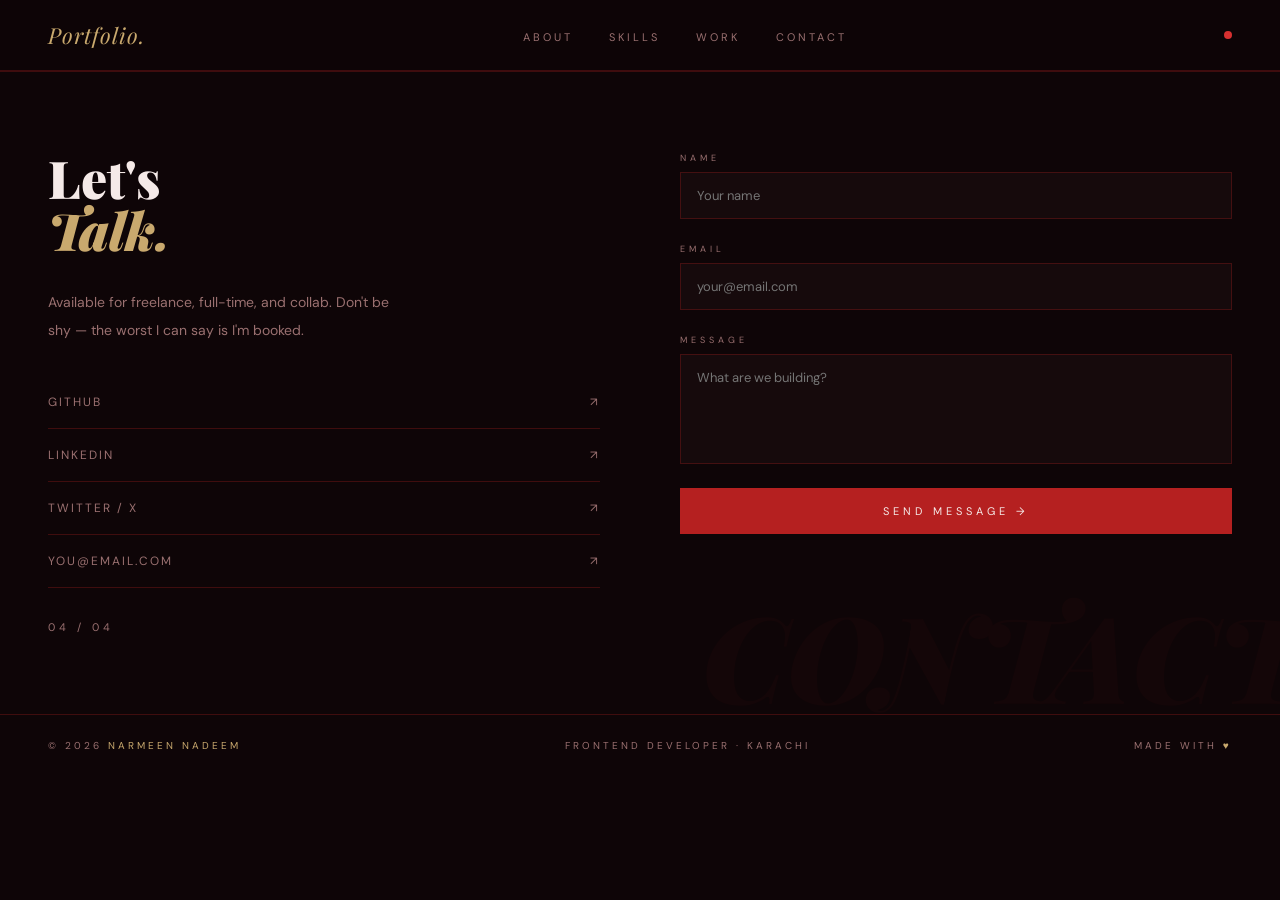
<file: Contact.html>
<!DOCTYPE html>
<html lang="en">
<head>
    <meta charset="UTF-8">
    <meta name="viewport" content="width=device-width, initial-scale=1.0">
    <title>Portfolio</title>
    <link rel="stylesheet" href="style.css">
</head>
<body>
    <nav>
  <div class="logo"><a href="Index.html">Portfolio.</a></div>
  <ul class="nav-links">
    <li><a href="About.html">About</a></li>
    <li><a href="Skills.html">Skills</a></li>
    <li><a href="work.html">Work</a></li>
    <li><a href="Contact.html">Contact</a></li>
  </ul>
  <div class="nav-dot"></div>
</nav>
 <!-- CONTACT -->
<section class="contact-section" id="contact">
  <div class="contact-left">
    <h2 class="contact-title">Let's<br><em>Talk.</em></h2>
    <p class="contact-desc">Available for freelance, full-time, and collab. Don't be shy — the worst I can say is I'm booked.</p>
    <div class="social-links">
      <a class="slink" href="#">GitHub <span>↗</span></a>
      <a class="slink" href="#">LinkedIn <span>↗</span></a>
      <a class="slink" href="#">Twitter / X <span>↗</span></a>
      <a class="slink" href="mailto:you@email.com">you@email.com <span>↗</span></a>
    </div>
    <span class="section-num">04 / 04</span>
  </div>
  <div class="contact-form">
    <div class="field">
      <label>Name</label>
      <input type="text" placeholder="Your name">
    </div>
    <div class="field">
      <label>Email</label>
      <input type="email" placeholder="your@email.com">
    </div>
    <div class="field">
      <label>Message</label>
      <textarea placeholder="What are we building?"></textarea>
    </div>
    <button class="send-btn">Send Message →</button>
  </div>
</section>
<!-- footer -->
 <footer>
  <div>© 2026 <span>Narmeen Nadeem</span></div>
  <div>Frontend Developer · Karachi</div>
  <div>Made with <span>♥</span></div>
</footer>
</body>
</html>
</file>
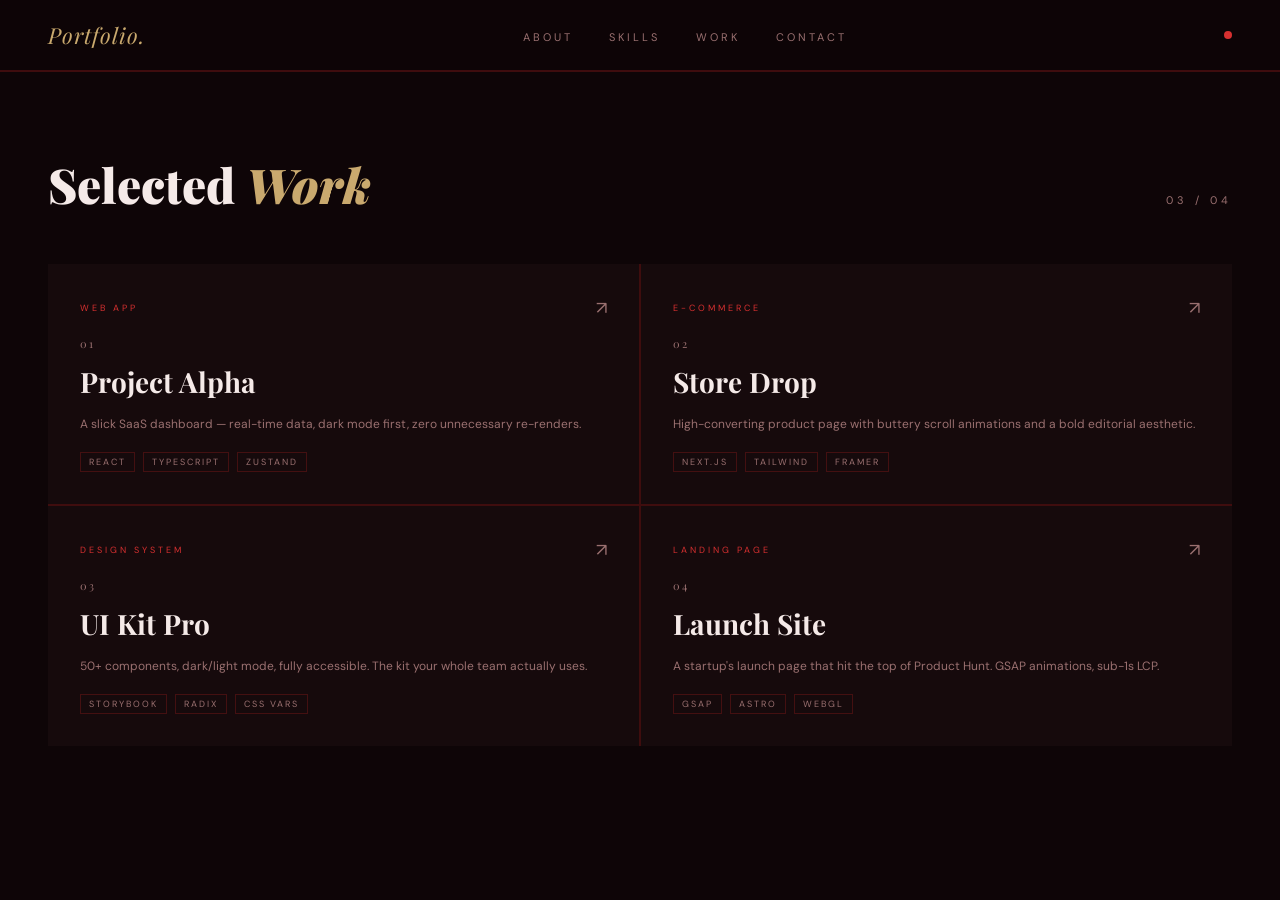
<file: work.html>
<!DOCTYPE html>
<html lang="en">
<head>
    <meta charset="UTF-8">
    <meta name="viewport" content="width=device-width, initial-scale=1.0">
    <title>Portfolio</title>
    <link rel="stylesheet" href="style.css">
</head>
<body>
    <nav>
  <div class="logo"><a href="Index.html">Portfolio.</a></div>
  <ul class="nav-links">
    <li><a href="About.html">About</a></li>
    <li><a href="Skills.html">Skills</a></li>
    <li><a href="work.html">Work</a></li>
    <li><a href="Contact.html">Contact</a></li>
  </ul>
  <div class="nav-dot"></div>
</nav>
<!-- PROJECTS -->
<section class="section" id="projects">
  <div class="section-header">
    <h2 class="section-title">Selected <em>Work</em></h2>
    <span class="section-num">03 / 04</span>
  </div>
  <div class="projects-grid">
    <div class="project-card">
      <div class="project-top">
        <span class="project-type">Web App</span>
        <span class="project-arrow">↗</span>
      </div>
      <div class="project-num">01</div>
      <div class="project-title">Project Alpha</div>
      <p class="project-desc">A slick SaaS dashboard — real-time data, dark mode first, zero unnecessary re-renders.</p>
      <div class="project-tech">
        <span class="tech">React</span><span class="tech">TypeScript</span><span class="tech">Zustand</span>
      </div>
    </div>
    <div class="project-card">
      <div class="project-top">
        <span class="project-type">E-Commerce</span>
        <span class="project-arrow">↗</span>
      </div>
      <div class="project-num">02</div>
      <div class="project-title">Store Drop</div>
      <p class="project-desc">High-converting product page with buttery scroll animations and a bold editorial aesthetic.</p>
      <div class="project-tech">
        <span class="tech">Next.js</span><span class="tech">Tailwind</span><span class="tech">Framer</span>
      </div>
    </div>
    <div class="project-card">
      <div class="project-top">
        <span class="project-type">Design System</span>
        <span class="project-arrow">↗</span>
      </div>
      <div class="project-num">03</div>
      <div class="project-title">UI Kit Pro</div>
      <p class="project-desc">50+ components, dark/light mode, fully accessible. The kit your whole team actually uses.</p>
      <div class="project-tech">
        <span class="tech">Storybook</span><span class="tech">Radix</span><span class="tech">CSS Vars</span>
      </div>
    </div>
    <div class="project-card">
      <div class="project-top">
        <span class="project-type">Landing Page</span>
        <span class="project-arrow">↗</span>
      </div>
      <div class="project-num">04</div>
      <div class="project-title">Launch Site</div>
      <p class="project-desc">A startup's launch page that hit the top of Product Hunt. GSAP animations, sub-1s LCP.</p>
      <div class="project-tech">
        <span class="tech">GSAP</span><span class="tech">Astro</span><span class="tech">WebGL</span>
      </div>
    </div>
  </div>
</section>
</file>
<file: style.css>
@import url('https://fonts.googleapis.com/css2?family=Playfair+Display:ital,wght@0,700;0,900;1,700&family=DM+Sans:wght@300;400;500&display=swap');

  * { margin: 0; padding: 0; box-sizing: border-box; }

  :root {
    --bg: #0e0507;
    --bg2: #160a0c;
    --bg3: #1e0c10;
    --red: #8B1A1A;
    --red2: #b52020;
    --red-bright: #d63030;
    --accent: #c0392b;
    --gold: #c9a96e;
    --white: #f5eae8;
    --muted: #9a7070;
    --border: rgba(139,26,26,0.4);
  }
.logo a {
    color: #c9a96e ;
    text-decoration: none;
}
  body {
    background: var(--bg);
    color: var(--white);
    font-family: 'DM Sans', sans-serif;
    overflow-x: hidden;
  }

  /* NAV */
  nav {
    display: flex;
    justify-content: space-between;
    align-items: center;
    padding: 20px 48px;
    border-bottom: 1px solid var(--border);
    position: sticky;
    top: 0;
    background: rgba(14,5,7,0.95);
    backdrop-filter: blur(12px);
    z-index: 100;
  }
  .logo {
    font-family: 'Playfair Display', serif;
    font-size: 22px;
    font-style: italic;
    color: var(--gold);
    letter-spacing: 1px;
  }
  .nav-links {
    display: flex;
    gap: 36px;
    list-style: none;
  }
  .nav-links a {
    color: var(--muted);
    text-decoration: none;
    font-size: 11px;
    letter-spacing: 3px;
    text-transform: uppercase;
    transition: color 0.2s;
  }
  .nav-links a:hover { color: var(--white); }
  .nav-dot {
    width: 8px; height: 8px;
    border-radius: 50%;
    background: var(--red-bright);
    animation: pulse 2s ease-in-out infinite;
  }
  @keyframes pulse {
    0%,100% { opacity: 1; transform: scale(1); }
    50% { opacity: 0.5; transform: scale(0.7); }
  }

  /* HERO */
  .hero {
    display: grid;
    grid-template-columns: 1fr 1fr;
    min-height: 92vh;
    position: relative;
    overflow: hidden;
  }
  .hero::before {
    content: '';
    position: absolute;
    inset: 0;
    background: radial-gradient(ellipse at 70% 50%, rgba(139,26,26,0.25) 0%, transparent 70%);
    pointer-events: none;
  }
  .hero-left {
    padding: 80px 48px;
    display: flex;
    flex-direction: column;
    justify-content: center;
    gap: 32px;
    position: relative;
    z-index: 1;
  }
  .hero-eyebrow {
    font-size: 10px;
    letter-spacing: 5px;
    text-transform: uppercase;
    color: var(--red-bright);
    display: flex;
    align-items: center;
    gap: 12px;
  }
  .hero-eyebrow::before {
    content: '';
    display: block;
    width: 32px; height: 1px;
    background: var(--red-bright);
  }
  .hero-name {
    font-family: 'Playfair Display', serif;
    font-size: clamp(52px, 7vw, 90px);
    font-weight: 900;
    line-height: 1;
    letter-spacing: -1px;
  }
  .hero-name .italic { font-style: italic; color: var(--gold); }
  .hero-role {
    font-size: 13px;
    letter-spacing: 4px;
    text-transform: uppercase;
    color: var(--muted);
    border-left: 2px solid var(--red);
    padding-left: 16px;
  }
  .hero-bio {
    font-size: 14px;
    line-height: 1.9;
    color: var(--muted);
    max-width: 380px;
  }
  .hero-actions {
    display: flex;
    gap: 16px;
    align-items: center;
  }
  .btn-primary {
    background: var(--red2);
    color: var(--white);
    padding: 14px 32px;
    font-size: 11px;
    letter-spacing: 3px;
    text-transform: uppercase;
    border: none;
    cursor: pointer;
    transition: background 0.2s, transform 0.2s;
    font-family: 'DM Sans', sans-serif;
  }
  .btn-primary:hover { background: var(--red-bright); transform: translateY(-2px); }
  .btn-ghost {
    background: transparent;
    color: var(--muted);
    padding: 14px 24px;
    font-size: 11px;
    letter-spacing: 3px;
    text-transform: uppercase;
    border: 1px solid var(--border);
    cursor: pointer;
    transition: color 0.2s, border-color 0.2s;
    font-family: 'DM Sans', sans-serif;
  }
  .btn-ghost:hover { color: var(--white); border-color: var(--muted); }

  /* hero right — photo area */
  .hero-right {
    position: relative;
    display: flex;
    align-items: flex-end;
    justify-content: center;
    overflow: hidden;
  }
  .hero-photo-bg {
    position: absolute;
    inset: 0;
    background: linear-gradient(135deg, var(--bg3) 0%, var(--red) 60%, var(--bg) 100%);
    opacity: 0.5;
  }
  .hero-photo-box {
    position: relative;
    z-index: 2;
    width: 320px;
    height: 420px;
    border: 1px solid var(--border);
    background: var(--bg3);
    display: flex;
    align-items: center;
    justify-content: center;
    flex-direction: column;
    gap: 12px;
    margin-bottom: 60px;
  }
  .photo-icon {
    width: 80px; height: 80px;
    border-radius: 50%;
    background: var(--red);
    display: flex;
    align-items: center;
    justify-content: center;
    font-family: 'Playfair Display', serif;
    font-size: 28px;
    color: var(--white);
    font-style: italic;
  }
  .photo-label {
    font-size: 10px;
    letter-spacing: 3px;
    text-transform: uppercase;
    color: var(--muted);
  }
  .hero-magazine-label {
    position: absolute;
    top: 40px;
    right: 40px;
    font-family: 'Playfair Display', serif;
    font-size: 72px;
    font-style: italic;
    font-weight: 900;
    color: var(--red2);
    opacity: 0.15;
    line-height: 1;
    z-index: 1;
    pointer-events: none;
    text-align: right;
  }
  .hero-stats {
    position: absolute;
    bottom: 40px;
    left: 48px;
    display: flex;
    gap: 40px;
    z-index: 2;
  }
  .stat { display: flex; flex-direction: column; gap: 4px; }
  .stat-n {
    font-family: 'Playfair Display', serif;
    font-size: 28px;
    color: var(--white);
  }
  .stat-l {
    font-size: 9px;
    letter-spacing: 3px;
    text-transform: uppercase;
    color: var(--muted);
  }

  /* SECTION STYLES */
  .section {
    padding: 80px 48px;
    border-top: 1px solid var(--border);
  }
  .section-header {
    display: flex;
    align-items: baseline;
    justify-content: space-between;
    margin-bottom: 48px;
  }
  .section-title {
    font-family: 'Playfair Display', serif;
    font-size: 48px;
    font-weight: 900;
  }
  .section-title em {
    font-style: italic;
    color: var(--gold);
  }
  .section-num {
    font-size: 11px;
    letter-spacing: 4px;
    color: var(--muted);
  }

  /* ABOUT */
  .about-grid {
    display: grid;
    grid-template-columns: 1fr 1.5fr;
    gap: 60px;
    align-items: start;
  }
  .about-card {
    background: var(--bg2);
    border: 1px solid var(--border);
    padding: 32px;
    display: flex;
    flex-direction: column;
    gap: 20px;
  }
  .about-avatar {
    width: 100%;
    aspect-ratio: 3/4;
    background: linear-gradient(160deg, var(--bg3), var(--red) 80%);
    display: flex;
    align-items: center;
    justify-content: center;
    font-family: 'Playfair Display', serif;
    font-size: 80px;
    font-style: italic;
    color: rgba(255,255,255,0.2);
  }
  .about-name {
    font-family: 'Playfair Display', serif;
    font-size: 22px;
    font-style: italic;
  }
  .about-handle { font-size: 11px; letter-spacing: 2px; color: var(--muted); }
  .availability {
    display: flex;
    align-items: center;
    gap: 8px;
    font-size: 11px;
    letter-spacing: 2px;
    text-transform: uppercase;
    color: #4ade80;
  }
  .avail-dot {
    width: 6px; height: 6px;
    border-radius: 50%;
    background: #4ade80;
  }
  .about-content { display: flex; flex-direction: column; gap: 28px; }
  .about-heading {
    font-family: 'Playfair Display', serif;
    font-size: 36px;
    line-height: 1.2;
  }
  .about-heading em { font-style: italic; color: var(--gold); }
  .about-text { font-size: 14px; line-height: 2; color: var(--muted); }
  .about-tags { display: flex; flex-wrap: wrap; gap: 10px; }
  .atag {
    font-size: 10px;
    letter-spacing: 2px;
    text-transform: uppercase;
    padding: 6px 14px;
    border: 1px solid var(--border);
    color: var(--muted);
    transition: all 0.2s;
    cursor: default;
  }
  .atag:hover { border-color: var(--red2); color: var(--white); }

  /* SKILLS */
  .skills-grid {
    display: grid;
    grid-template-columns: repeat(2, 1fr);
    gap: 2px;
    background: var(--border);
  }
  .skill-item {
    background: var(--bg);
    padding: 28px 32px;
    display: flex;
    flex-direction: column;
    gap: 10px;
    transition: background 0.2s;
  }
  .skill-item:hover { background: var(--bg3); }
  .skill-row {
    display: flex;
    justify-content: space-between;
    align-items: baseline;
  }
  .skill-name {
    font-size: 13px;
    font-weight: 500;
    letter-spacing: 1px;
  }
  .skill-pct {
    font-family: 'Playfair Display', serif;
    font-size: 20px;
    color: var(--gold);
  }
  .skill-bar {
    height: 2px;
    background: rgba(139,26,26,0.2);
  }
  .skill-fill {
    height: 100%;
    background: linear-gradient(90deg, var(--red), var(--red-bright));
  }

  /* PROJECTS */
  .projects-grid {
    display: grid;
    grid-template-columns: repeat(2, 1fr);
    gap: 2px;
    background: var(--border);
  }
  .project-card {
    background: var(--bg2);
    padding: 32px;
    display: flex;
    flex-direction: column;
    gap: 16px;
    position: relative;
    overflow: hidden;
    min-height: 240px;
    cursor: pointer;
    transition: background 0.2s;
  }
  .project-card:hover { background: var(--bg3); }
  .project-card::before {
    content: '';
    position: absolute;
    top: 0; left: 0;
    width: 100%; height: 2px;
    background: linear-gradient(90deg, var(--red), transparent);
    opacity: 0;
    transition: opacity 0.2s;
  }
  .project-card:hover::before { opacity: 1; }
  .project-top {
    display: flex;
    justify-content: space-between;
    align-items: center;
  }
  .project-type {
    font-size: 9px;
    letter-spacing: 3px;
    text-transform: uppercase;
    color: var(--red-bright);
  }
  .project-arrow {
    color: var(--muted);
    font-size: 18px;
    transition: transform 0.2s, color 0.2s;
  }
  .project-card:hover .project-arrow {
    transform: translate(3px, -3px);
    color: var(--gold);
  }
  .project-num {
    font-family: 'Playfair Display', serif;
    font-size: 11px;
    color: var(--muted);
    letter-spacing: 2px;
  }
  .project-title {
    font-family: 'Playfair Display', serif;
    font-size: 28px;
    font-weight: 700;
    line-height: 1.1;
  }
  .project-desc { font-size: 12px; line-height: 1.8; color: var(--muted); }
  .project-tech { display: flex; gap: 8px; flex-wrap: wrap; margin-top: auto; }
  .tech {
    font-size: 9px;
    letter-spacing: 2px;
    text-transform: uppercase;
    color: var(--muted);
    border: 1px solid var(--border);
    padding: 3px 8px;
  }

  /* CONTACT */
  .contact-section {
    padding: 80px 48px;
    border-top: 1px solid var(--border);
    display: grid;
    grid-template-columns: 1fr 1fr;
    gap: 80px;
    position: relative;
    overflow: hidden;
  }
  .contact-section::after {
    content: 'CONTACT';
    position: absolute;
    bottom: -20px; right: -20px;
    font-family: 'Playfair Display', serif;
    font-size: 120px;
    font-style: italic;
    font-weight: 900;
    color: var(--red);
    opacity: 0.05;
    pointer-events: none;
  }
  .contact-left { display: flex; flex-direction: column; gap: 32px; }
  .contact-title {
    font-family: 'Playfair Display', serif;
    font-size: 52px;
    font-weight: 900;
    line-height: 1;
  }
  .contact-title em { font-style: italic; color: var(--gold); }
  .contact-desc { font-size: 14px; line-height: 2; color: var(--muted); max-width: 360px; }
  .social-links { display: flex; flex-direction: column; gap: 0; }
  .slink {
    display: flex;
    align-items: center;
    justify-content: space-between;
    padding: 18px 0;
    border-bottom: 1px solid var(--border);
    font-size: 12px;
    letter-spacing: 2px;
    text-transform: uppercase;
    color: var(--muted);
    text-decoration: none;
    transition: color 0.2s, padding-left 0.2s;
  }
  .slink:hover { color: var(--white); padding-left: 8px; }
  .contact-form { display: flex; flex-direction: column; gap: 24px; }
  .field { display: flex; flex-direction: column; gap: 8px; }
  .field label {
    font-size: 9px;
    letter-spacing: 4px;
    text-transform: uppercase;
    color: var(--muted);
  }
  .field input, .field textarea {
    background: var(--bg2);
    border: 1px solid var(--border);
    color: var(--white);
    font-family: 'DM Sans', sans-serif;
    font-size: 13px;
    padding: 14px 16px;
    outline: none;
    transition: border-color 0.2s;
    resize: none;
  }
  .field input:focus, .field textarea:focus { border-color: var(--red2); }
  .field textarea { height: 110px; }
  .send-btn {
    background: var(--red2);
    color: var(--white);
    border: none;
    padding: 16px;
    font-family: 'DM Sans', sans-serif;
    font-size: 11px;
    letter-spacing: 4px;
    text-transform: uppercase;
    cursor: pointer;
    transition: background 0.2s;
  }
  .send-btn:hover { background: var(--red-bright); }

  /* FOOTER */
  footer {
    border-top: 1px solid var(--border);
    padding: 24px 48px;
    display: flex;
    justify-content: space-between;
    font-size: 10px;
    letter-spacing: 3px;
    text-transform: uppercase;
    color: var(--muted);
  }
  footer span { color: var(--gold); }
button a {
color: white;
text-decoration: none;
}
</file>
